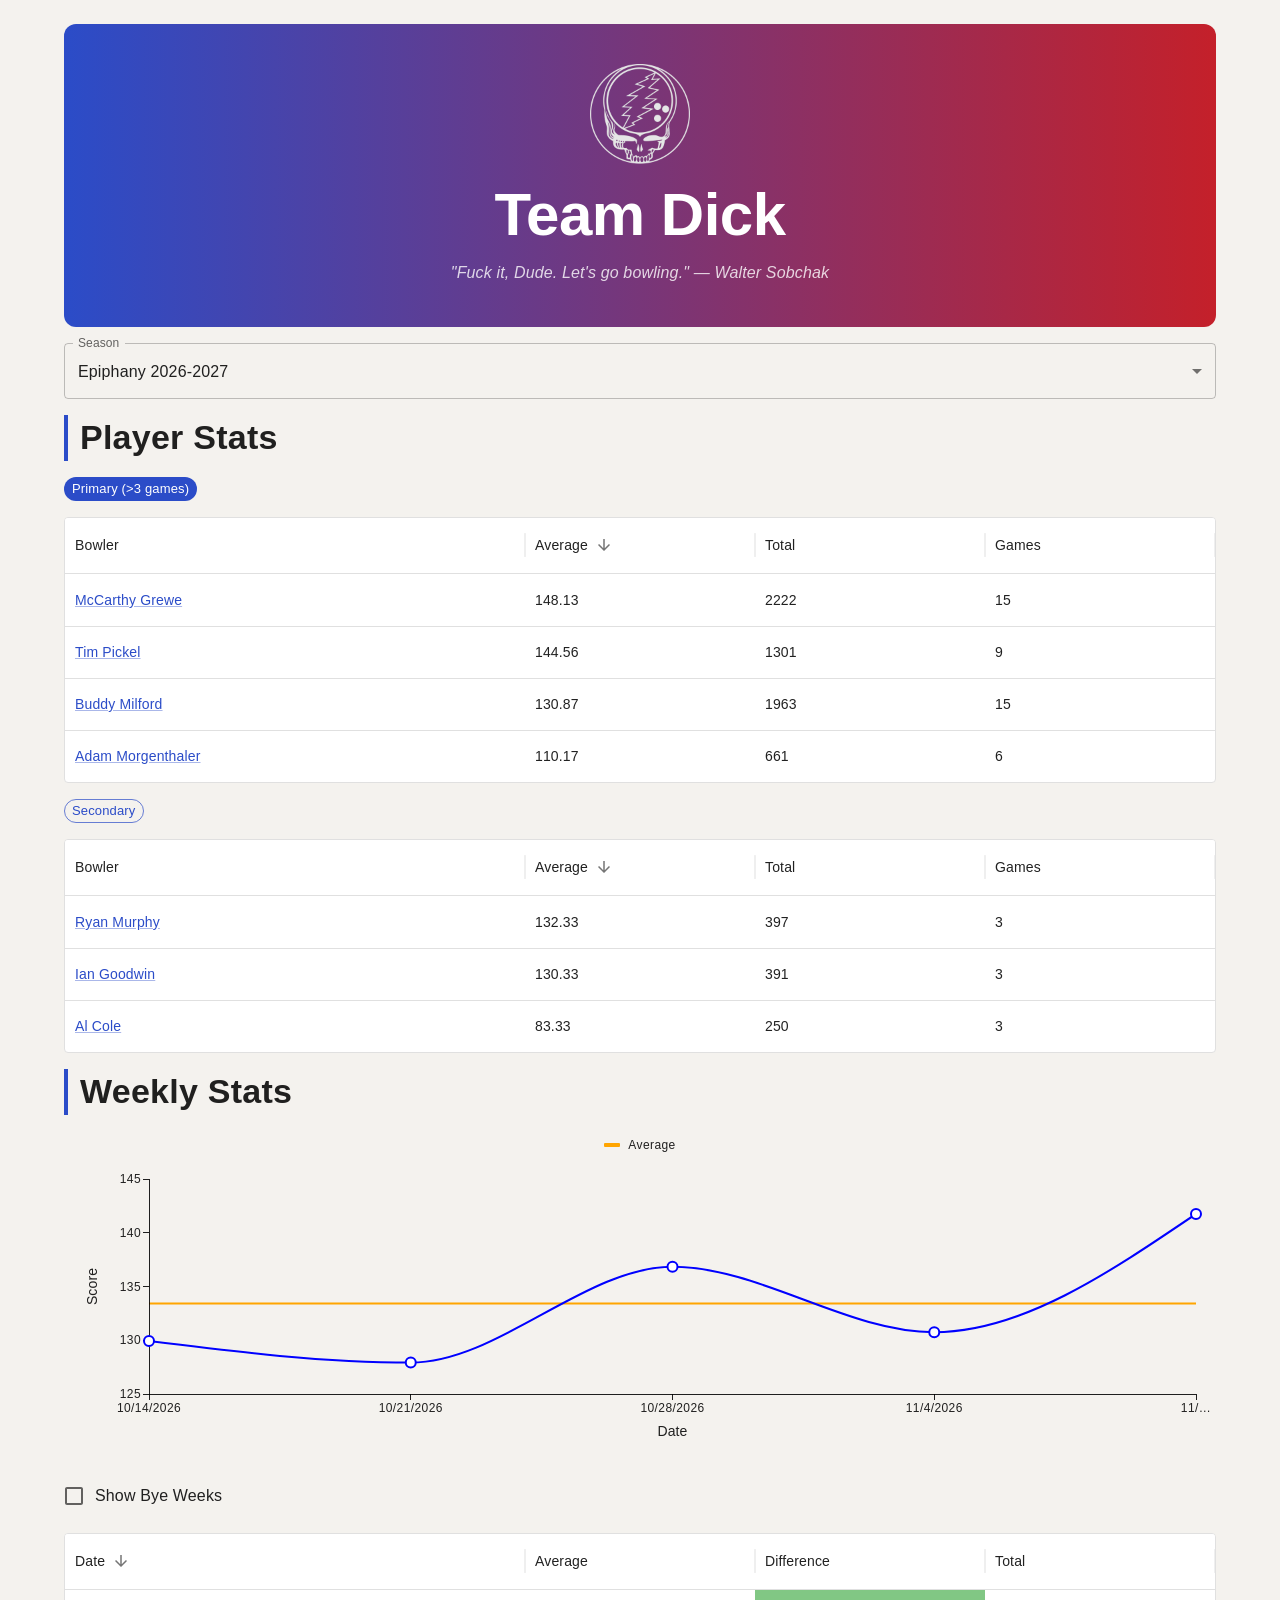
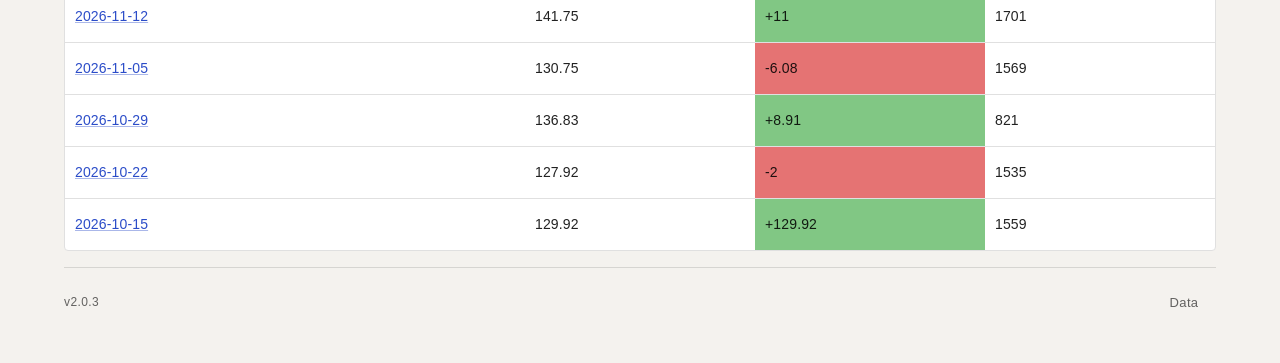
<file: index.html>
<!doctype html>
<html lang="en">
    <head>
        <meta charset="UTF-8" />
        <link rel="icon" type="image/png" href="/favicon.ico" />
        <meta name="viewport" content="width=device-width, initial-scale=1.0" />

        <!-- Primary Meta Tags -->
        <title>Team Dick</title>
        <meta name="title" content="Team Dick" />
        <meta name="description" content="Fuck it, Dude. Let's go bowling." />

        <!-- Open Graph / Facebook -->
        <meta property="og:type" content="website" />
        <meta property="og:url" content="https://www.teamdick.org/" />
        <meta property="og:title" content="Team Dick" />
        <meta
            property="og:description"
            content="Fuck it, Dude. Let's go bowling."
        />
        <meta
            property="og:image"
            content="https://www.teamdick.org/IMG_3755-min.jpeg"
        />

        <!-- X (Twitter) -->
        <meta property="twitter:card" content="summary_large_image" />
        <meta property="twitter:url" content="https://www.teamdick.org/" />
        <meta property="twitter:title" content="Team Dick" />
        <meta
            property="twitter:description"
            content="Fuck it, Dude. Let's go bowling."
        />
        <meta
            property="twitter:image"
            content="https://www.teamdick.org/IMG_3755-min.jpeg"
        />
      <script type="module" crossorigin src="/assets/index-gC1TJIUP.js"></script>
      <link rel="modulepreload" crossorigin href="/assets/rolldown-runtime-Bh1tDfsg.js">
      <link rel="modulepreload" crossorigin href="/assets/vendor-mui-DI-G8PIc.js">
      <link rel="modulepreload" crossorigin href="/assets/vendor-react-DKrumLwS.js">
      <link rel="stylesheet" crossorigin href="/assets/index-CHHp720v.css">
    </head>

    <body>
        <div id="root"></div>
    </body>
</html>
</file>
<file: assets/index-CHHp720v.css>
body{min-height:100vh}.MuiContainer-root{padding-top:24px!important;padding-bottom:40px!important}.code-block{white-space:pre-wrap;background-color:#f8f8f8;border:1px solid #ddd;border-radius:4px;padding:10px;font-family:monospace;box-shadow:0 2px 4px #0000001a}.code-block code{color:#333;font-size:14px}
</file>
